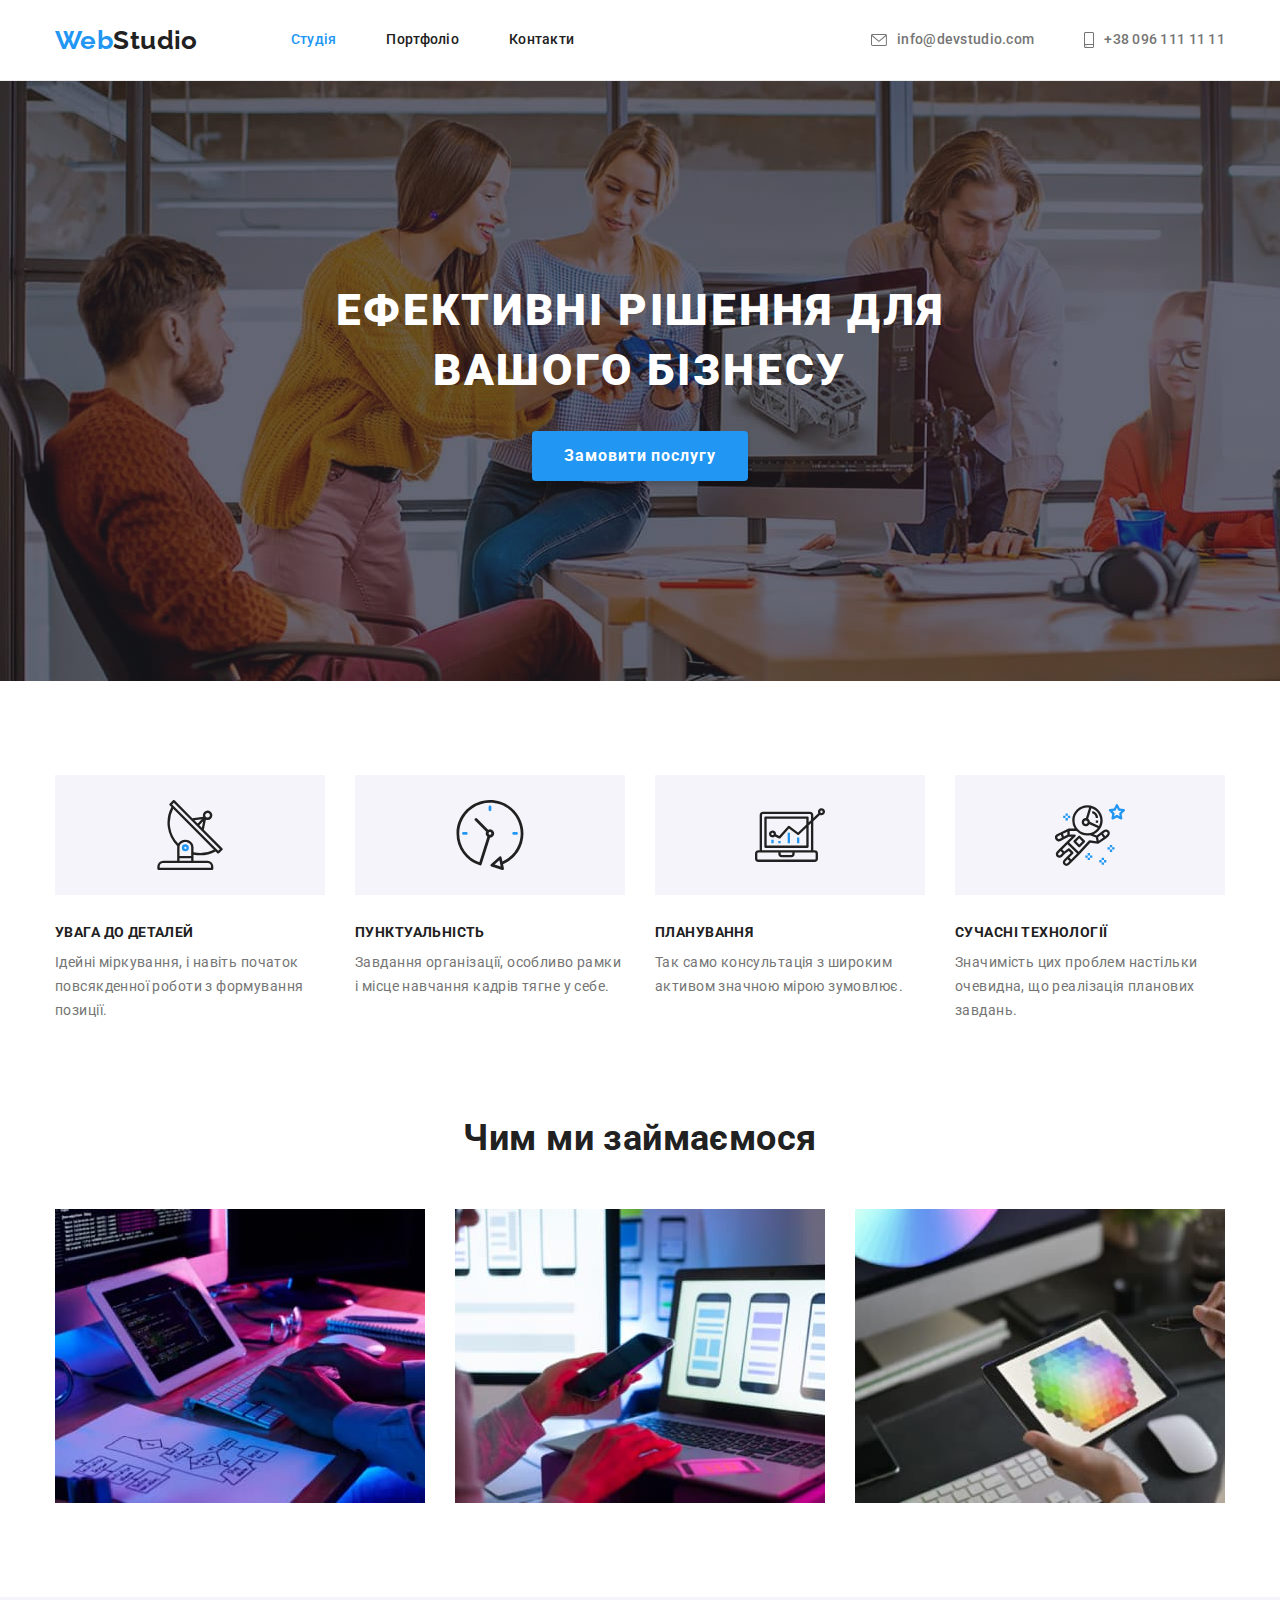
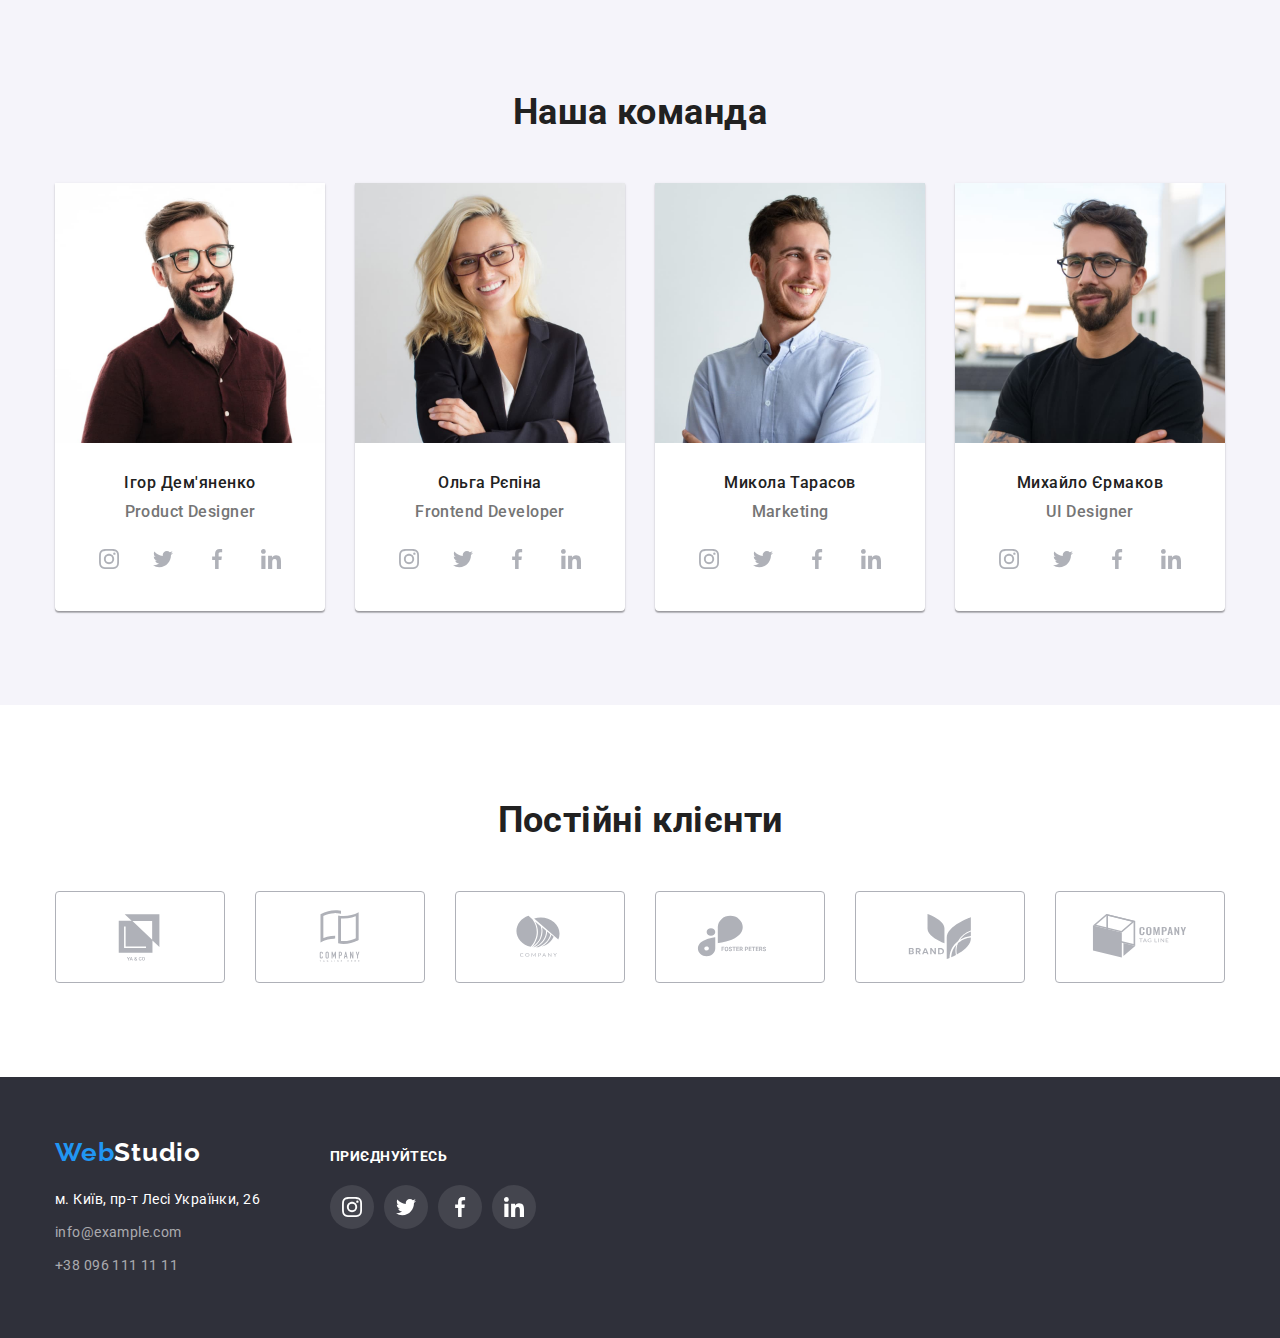
<file: index.html>
<!DOCTYPE html>
<html lang="uk">
  <head>
    <meta charset="UTF-8" />
    <meta http-equiv="X-UA-Compatible" content="IE=edge" />
    <meta name="viewport" content="width=device-width, initial-scale=1.0" />
    <title>Lesson1</title>
    <link
      href="https://fonts.googleapis.com/css2?family=Raleway:wght@700&family=Roboto:wght@400;500;700;900&display=swap"
      rel="stylesheet"
    />
    <link
      rel="stylesheet"
      href="https://cdnjs.cloudflare.com/ajax/libs/modern-normalize/1.0.0/modern-normalize.min.css"
    />
    <link rel="stylesheet" href="./css/styles.css" />
  </head>
  <body>
    <!-- Шапка -->
    <header class="header">
      <div class="container navigation">
        <nav class="navigation">
          <a href="./index.html" class="logo link"><span class="web-logo">Web</span>Studio</a>
          <ul class="site-nav list">
            <li class="item"><a href="./index.html" class="link current">Студія</a></li>
            <li class="item"><a href="./portfolio.html" class="link">Портфоліо</a></li>
            <li class="item"><a href="#address" class="link">Контакти</a></li>
          </ul>
        </nav>
        <ul class="auth-nav list">
          <li class="item">
            <a href="mailto:info@devstudio.com" class="link envelope">
              <svg class="icon-envelope">
                <use href="./images/icons/symbol-defs.svg#icon-envelope"></use>
              </svg>
              info@devstudio.com</a
            >
          </li>
          <li class="item">
            <a href="tel:+380961111111" class="link smartphone">
              <svg class="icon-smartphone">
                <use href="./images/icons/symbol-defs.svg#icon-smartphone"></use>
              </svg>
              +38 096 111 11 11</a
            >
          </li>
        </ul>
      </div>
    </header>
    <!-- Герой -->
    <main>
      <section class="section hero">
        <div class="container">
          <h1 class="title">
            Ефективні рішення для <br />
            вашого бізнесу
          </h1>
          <button type="button" class="btn-hero">Замовити послугу</button>
        </div>
      </section>

      <!-- Преимущества -->
      <section class="section benefits">
        <div class="container">
          <h2 class="visually-hidden">Переваги</h2>
          <ul class="benefits-list list">
            <li class="benefits-item">
              <div class="benefits-icon">
                <svg class="icon-antena" width="70" height="70">
                  <use href="./images/icons/symbol-defs.svg#icon-antenna-1"></use>
                </svg>
              </div>
              <h3 class="title">Увага до деталей</h3>
              <p class="text">
                Ідейні міркування, і навіть початок повсякденної роботи з формування позиції.
              </p>
            </li>
            <li class="benefits-item">
              <div class="benefits-icon">
                <svg class="icon-clock" width="70" height="70">
                  <use href="./images/icons/symbol-defs.svg#icon-clock-1"></use>
                </svg>
              </div>
              <h3 class="title">Пунктуальність</h3>
              <p class="text">
                Завдання організації, особливо рамки і місце навчання кадрів тягне у себе.
              </p>
            </li>
            <li class="benefits-item">
              <div class="benefits-icon">
                <svg class="icon-diagram" width="70" height="70">
                  <use href="./images/icons/symbol-defs.svg#icon-diagram-1"></use>
                </svg>
              </div>
              <h3 class="title">Планування</h3>
              <p class="text">Так само консультація з широким активом значною мірою зумовлює.</p>
            </li>
            <li class="benefits-item">
              <div class="benefits-icon">
                <svg class="icon-astronaut" width="70" height="70">
                  <use href="./images/icons/symbol-defs.svg#icon-astronaut-1"></use>
                </svg>
              </div>
              <h3 class="title">Сучасні технології</h3>
              <p class="text">
                Значимість цих проблем настільки очевидна, що реалізація планових завдань.
              </p>
            </li>
          </ul>
        </div>
      </section>
      <!-- Потрфолио -->
      <section class="section portfolio">
        <div class="container">
          <h2 class="title">Чим ми займаємося</h2>
          <ul class="portfolio-list list">
            <li class="portfolio-item">
              <img class="" src="./images/box/box1.jpg" alt="Написание кода" width="370" />
            </li>
            <li class="portfolio-item">
              <img class="" src="./images/box/box2.jpg" alt="Адаптация приложений" width="370" />
            </li>
            <li class="portfolio-item">
              <img class="" src="./images/box/box3.jpg" alt="Палитра цвета" width="370" />
            </li>
          </ul>
        </div>
      </section>
      <!-- Наша команда -->
      <section class="section team">
        <div class="container">
          <h2 class="title">Наша команда</h2>
          <ul class="team-list list">
            <li class="team-card">
              <img
                class="developer"
                src="./images/team/card1.jpg"
                alt="Участник команды"
                width="270"
              />
              <div class="team-thumb">
                <h3 class="title team-title">Ігор Дем'яненко</h3>
                <p class="team-text">Product Designer</p>
                <ul class="social-list list">
                  <li class="social-item">
                    <a class="social-icons" href="https://www.instagram.com">
                      <svg class="icon-instagram icon">
                        <use href="./images/icons/symbol-defs.svg#icon-instagram-2"></use></svg
                    ></a>
                  </li>
                  <li class="social-item">
                    <a class="social-icons" href="https://twitter.com">
                      <svg class="icon-twitter icon">
                        <use href="./images/icons/symbol-defs.svg#icon-twitter-1"></use></svg
                    ></a>
                  </li>
                  <li class="social-item">
                    <a
                      class="social-icons"
                      href="https://www.facebook.com
                    "
                    >
                      <svg class="icon-facebook icon">
                        <use href="./images/icons/symbol-defs.svg#icon-facebook-1"></use></svg
                    ></a>
                  </li>
                  <li class="social-item">
                    <a
                      class="social-icons"
                      href="https://www.linkedin.com
                    "
                    >
                      <svg class="icon-linkedin icon">
                        <use href="./images/icons/symbol-defs.svg#icon-linkedin-1"></use></svg
                    ></a>
                  </li>
                </ul>
              </div>
            </li>
            <li class="team-card">
              <img
                class="developer"
                src="./images/team/card2.jpg"
                alt="Участник команды"
                width="270"
              />
              <div class="team-thumb">
                <h3 class="title team-title">Ольга Рєпіна</h3>
                <p class="team-text">Frontend Developer</p>
                <ul class="social-list list">
                  <li class="social-item">
                    <a class="social-icons" href="https://www.instagram.com">
                      <svg class="icon-instagram icon">
                        <use href="./images/icons/symbol-defs.svg#icon-instagram-2"></use></svg
                    ></a>
                  </li>
                  <li class="social-item">
                    <a class="social-icons" href="https://twitter.com">
                      <svg class="icon-twitter icon">
                        <use href="./images/icons/symbol-defs.svg#icon-twitter-1"></use></svg
                    ></a>
                  </li>
                  <li class="social-item">
                    <a
                      class="social-icons"
                      href="https://www.facebook.com
                    "
                    >
                      <svg class="icon-facebook icon">
                        <use href="./images/icons/symbol-defs.svg#icon-facebook-1"></use></svg
                    ></a>
                  </li>
                  <li class="social-item">
                    <a
                      class="social-icons"
                      href="https://www.linkedin.com
                    "
                    >
                      <svg class="icon-linkedin icon">
                        <use href="./images/icons/symbol-defs.svg#icon-linkedin-1"></use></svg
                    ></a>
                  </li>
                </ul>
              </div>
            </li>
            <li class="team-card">
              <img
                class="developer"
                src="./images/team/card3.jpg"
                alt="Участник команды"
                width="270"
              />
              <div class="team-thumb">
                <h3 class="title team-title">Микола Тарасов</h3>
                <p class="team-text">Marketing</p>
                <ul class="social-list list">
                  <li class="social-item">
                    <a class="social-icons" href="https://www.instagram.com">
                      <svg class="icon-instagram icon">
                        <use href="./images/icons/symbol-defs.svg#icon-instagram-2"></use></svg
                    ></a>
                  </li>
                  <li class="social-item">
                    <a class="social-icons" href="https://twitter.com">
                      <svg class="icon-twitter icon">
                        <use href="./images/icons/symbol-defs.svg#icon-twitter-1"></use></svg
                    ></a>
                  </li>
                  <li class="social-item">
                    <a
                      class="social-icons"
                      href="https://www.facebook.com
                    "
                    >
                      <svg class="icon-facebook icon">
                        <use href="./images/icons/symbol-defs.svg#icon-facebook-1"></use></svg
                    ></a>
                  </li>
                  <li class="social-item">
                    <a
                      class="social-icons"
                      href="https://www.linkedin.com
                    "
                    >
                      <svg class="icon-linkedin icon">
                        <use href="./images/icons/symbol-defs.svg#icon-linkedin-1"></use></svg
                    ></a>
                  </li>
                </ul>
              </div>
            </li>
            <li class="team-card">
              <img
                class="developer"
                src="./images/team/card4.jpg"
                alt="Участник команды"
                width="270"
              />
              <div class="team-thumb">
                <h3 class="title team-title">Михайло Єрмаков</h3>
                <p class="team-text">UI Designer</p>
                <ul class="social-list list">
                  <li class="social-item">
                    <a class="social-icons" href="https://www.instagram.com">
                      <svg class="icon-instagram icon">
                        <use href="./images/icons/symbol-defs.svg#icon-instagram-2"></use></svg
                    ></a>
                  </li>
                  <li class="social-item">
                    <a class="social-icons" href="https://twitter.com">
                      <svg class="icon-twitter icon">
                        <use href="./images/icons/symbol-defs.svg#icon-twitter-1"></use></svg
                    ></a>
                  </li>
                  <li class="social-item">
                    <a
                      class="social-icons"
                      href="https://www.facebook.com
                    "
                    >
                      <svg class="icon-facebook icon">
                        <use href="./images/icons/symbol-defs.svg#icon-facebook-1"></use></svg
                    ></a>
                  </li>
                  <li class="social-item">
                    <a
                      class="social-icons"
                      href="https://www.linkedin.com
                    "
                    >
                      <svg class="icon-linkedin icon">
                        <use href="./images/icons/symbol-defs.svg#icon-linkedin-1"></use></svg
                    ></a>
                  </li>
                </ul>
              </div>
            </li>
          </ul>
        </div>
      </section>
      <!-- Client -->
      <section class="section client">
        <div class="container">
          <h2 class="title">Постійні клієнти</h2>
          <ul class="list client-list">
            <li class="client-item">
              <a href="" class="client-link">
                <svg class="icon-client">
                  <use href="./images/icons/symbol-defs.svg#icon-client1"></use>
                </svg>
              </a>
            </li>
            <li class="client-item">
              <a href="" class="client-link">
                <svg class="icon-client">
                  <use href="./images/icons/symbol-defs.svg#icon-client2"></use>
                </svg>
              </a>
            </li>
            <li class="client-item">
              <a href="" class="client-link">
                <svg class="icon-client">
                  <use href="./images/icons/symbol-defs.svg#icon-client3"></use>
                </svg>
              </a>
            </li>
            <li class="client-item">
              <a href="" class="client-link">
                <svg class="icon-client">
                  <use href="./images/icons/symbol-defs.svg#icon-client4"></use>
                </svg>
              </a>
            </li>
            <li class="client-item">
              <a href="" class="client-link">
                <svg class="icon-client">
                  <use href="./images/icons/symbol-defs.svg#icon-client5"></use>
                </svg>
              </a>
            </li>
            <li class="client-item">
              <a href="" class="client-link">
                <svg class="icon-client">
                  <use href="./images/icons/symbol-defs.svg#icon-client6"></use>
                </svg>
              </a>
            </li>
          </ul>
        </div>
      </section>
    </main>
    <footer class="footer">
      <div class="container footer-nav">
        <div class="address-box">
          <a href="./index.html" class="footer-logo link"
            ><span class="web-logo">Web</span>Studio</a
          >
          <address class="address">
            <ul class="address-list list">
              <li class="address-item">
                <a
                  class="map link"
                  href="https://goo.gl/maps/ci379aUkoaBw7qT8A"
                  target="_blank"
                  rel="noreferrer noopener nofollow "
                  >м. Київ, пр-т Лесі Українки, 26</a
                >
              </li>
              <li class="address-item">
                <a class="link" href="mailto:info@example.com">info@example.com</a>
              </li>
              <li class="address-item">
                <a class="link" href="tel:+380961111111">+38 096 111 11 11</a>
              </li>
            </ul>
          </address>
        </div>

        <div class="connect">
          <h2 class="connect-title">Приєднуйтесь</h2>
          <ul class="social-list list">
            <li class="social-item">
              <a class="social-icons connect-icon" href="https://www.instagram.com">
                <svg class="icon-instagram icon">
                  <use href="./images/icons/symbol-defs.svg#icon-instagram-2"></use></svg
              ></a>
            </li>
            <li class="social-item">
              <a class="social-icons connect-icon" href="https://twitter.com">
                <svg class="icon-twitter icon">
                  <use href="./images/icons/symbol-defs.svg#icon-twitter-1"></use></svg
              ></a>
            </li>
            <li class="social-item">
              <a
                class="social-icons connect-icon"
                href="https://www.facebook.com
              "
              >
                <svg class="icon-facebook icon">
                  <use href="./images/icons/symbol-defs.svg#icon-facebook-1"></use></svg
              ></a>
            </li>
            <li class="social-item">
              <a
                class="social-icons connect-icon"
                href="https://www.linkedin.com
              "
              >
                <svg class="icon-linkedin icon">
                  <use href="./images/icons/symbol-defs.svg#icon-linkedin-1"></use></svg
              ></a>
            </li>
          </ul>
        </div>
      </div>
    </footer>
  </body>
</html>
</file>
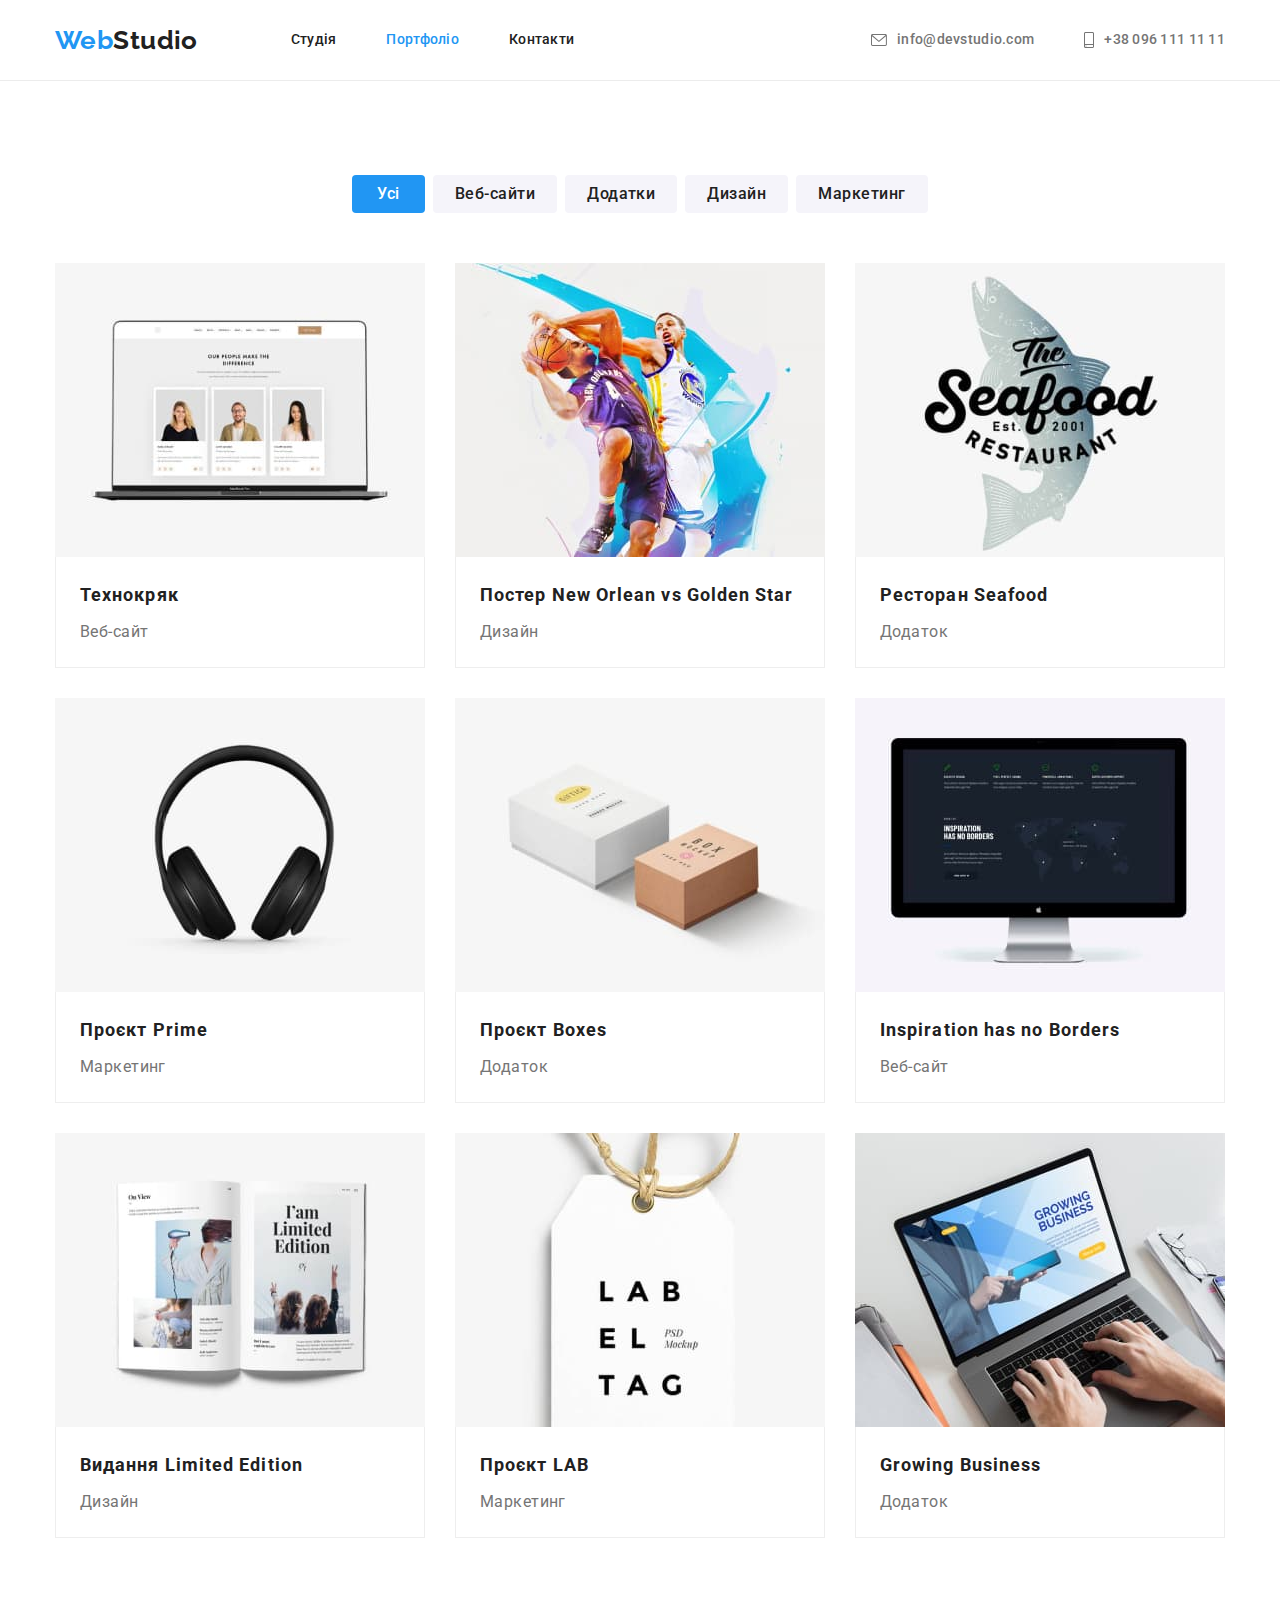
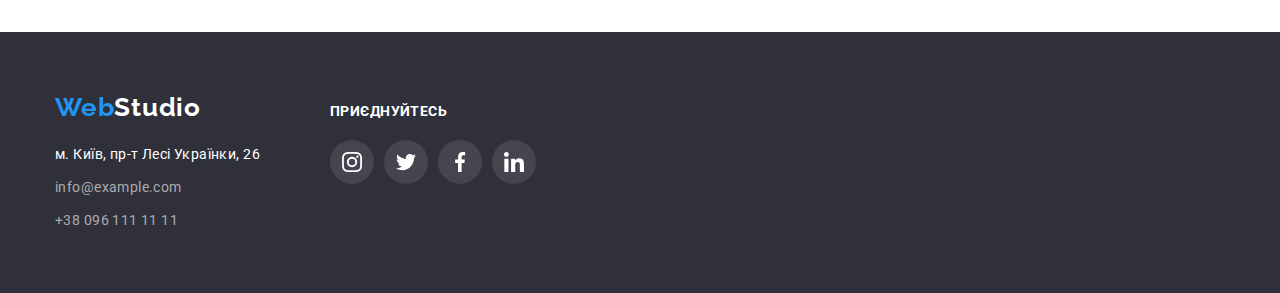
<file: portfolio.html>
<!DOCTYPE html>
<html lang="uk">
  <head>
    <meta charset="UTF-8" />
    <meta http-equiv="X-UA-Compatible" content="IE=edge" />
    <meta name="viewport" content="width=device-width, initial-scale=1.0" />
    <title>Lesson1</title>
    <link
      href="https://fonts.googleapis.com/css2?family=Raleway:wght@700&family=Roboto:wght@400;500;700;900&display=swap"
      rel="stylesheet"
    />
    <link
      rel="stylesheet"
      href="https://cdnjs.cloudflare.com/ajax/libs/modern-normalize/1.0.0/modern-normalize.min.css"
    />
    <link rel="stylesheet" href="./css/styles.css" />
  </head>
  <body>
    <!-- Шапка -->
    <header class="header">
      <div class="container navigation">
        <nav class="navigation">
          <a href="./index.html" class="logo link"><span class="web-logo">Web</span>Studio</a>
          <ul class="site-nav list">
            <li class="item"><a href="./index.html" class="link">Студія</a></li>
            <li class="item"><a href="./portfolio.html" class="link current">Портфоліо</a></li>
            <li class="item"><a href="#address" class="link">Контакти</a></li>
          </ul>
        </nav>
        <ul class="auth-nav list">
          <li class="item">
            <a href="mailto:info@devstudio.com" class="link envelope">
              <svg class="icon-envelope">
                <use href="./images/icons/symbol-defs.svg#icon-envelope"></use>
              </svg>
              info@devstudio.com</a
            >
          </li>
          <li class="item">
            <a href="tel:+380961111111" class="link smartphone">
              <svg class="icon-smartphone">
                <use href="./images/icons/symbol-defs.svg#icon-smartphone"></use>
              </svg>
              +38 096 111 11 11</a
            >
          </li>
        </ul>
      </div>
    </header>

    <main>
      <section class="section">
        <div class="container">
          <h1 class="visually-hidden">Наші проекти</h1>
          <ul class="filter list">
            <li class="filter-item">
              <button type="button" class="btn-filter current-color btn-active">Усі</button>
            </li>
            <li class="filter-item">
              <button type="button" class="btn-filter">Веб-сайти</button>
            </li>
            <li class="filter-item">
              <button type="button" class="btn-filter">Додатки</button>
            </li>
            <li class="filter-item">
              <button type="button" class="btn-filter">Дизайн</button>
            </li>
            <li class="filter-item">
              <button type="button" class="btn-filter">Маркетинг</button>
            </li>
          </ul>
          <ul class="projects list">
            <li class="project-card">
              <a href="#" class="link project-link"
                ><img
                  class="wiev"
                  src="./images/portfolio/portfolioimg1.jpg"
                  alt="ноутбук"
                  width="370"
                />
                <div class="project-thumb">
                  <h2 class="title">Технокряк</h2>
                  <p class="desc">Веб-сайт</p>
                </div>
              </a>
            </li>
            <li class="project-card">
              <a href="#" class="link project-link">
                <img
                  class="wiev"
                  src="./images/portfolio/portfolioimg2.jpg"
                  alt="два баскетболісти"
                  width="370"
                />
                <div class="project-thumb">
                  <h2 class="title">Постер New Orlean vs Golden Star</h2>
                  <p class="desc">Дизайн</p>
                </div>
              </a>
            </li>
            <li class="project-card">
              <a href="#" class="link project-link">
                <img
                  class="wiev"
                  src="./images/portfolio/portfolioimg3.jpg"
                  alt="емблема ресторану"
                  width="370"
                />
                <div class="project-thumb">
                  <h2 class="title">Ресторан Seafood</h2>
                  <p class="desc">Додаток</p>
                </div>
              </a>
            </li>
            <li class="project-card">
              <a href="#" class="link project-link">
                <img
                  class="wiev"
                  src="./images/portfolio/portfolioimg4.jpg"
                  alt="навушники"
                  width="370"
                />
                <div class="project-thumb">
                  <h2 class="title">Проєкт Prime</h2>
                  <p class="desc">Маркетинг</p>
                </div>
              </a>
            </li>
            <li class="project-card">
              <a href="#" class="link project-link">
                <img
                  class="wiev"
                  src="./images/portfolio/portfolioimg5.jpg"
                  alt="дві коробки"
                  width="370"
                />
                <div class="project-thumb">
                  <h2 class="title">Проєкт Boxes</h2>
                  <p class="desc">Додаток</p>
                </div>
              </a>
            </li>
            <li class="project-card">
              <a href="#" class="link project-link">
                <img
                  class="wiev"
                  src="./images/portfolio/portfolioimg6.jpg"
                  alt="монітор"
                  width="370"
                />
                <div class="project-thumb">
                  <h2 class="title">Inspiration has no Borders</h2>
                  <p class="desc">Веб-сайт</p>
                </div>
              </a>
            </li>
            <li class="project-card">
              <a href="#" class="link project-link">
                <img
                  class="wiev"
                  src="./images/portfolio/portfolioimg7.jpg"
                  alt="розкрита книга"
                  width="370"
                />
                <div class="project-thumb">
                  <h2 class="title">Видання Limited Edition</h2>
                  <p class="desc">Дизайн</p>
                </div>
              </a>
            </li>
            <li class="project-card">
              <a href="#" class="link project-link">
                <img
                  class="wiev"
                  src="./images/portfolio/portfolioimg8.jpg"
                  alt="Бірка"
                  width="370"
                />
                <div class="project-thumb">
                  <h2 class="title">Проєкт LAB</h2>
                  <p class="desc">Маркетинг</p>
                </div>
              </a>
            </li>
            <li class="project-card">
              <a href="#" class="link project-link">
                <img
                  class="wiev"
                  src="./images/portfolio/portfolioimg9.jpg"
                  alt="Робота за ноутбуком"
                  width="370"
                />
                <div class="project-thumb">
                  <h2 class="title">Growing Business</h2>
                  <p class="desc">Додаток</p>
                </div>
              </a>
            </li>
          </ul>
        </div>
      </section>
    </main>
    <footer class="footer">
      <div class="container footer-nav">
        <div class="address-box">
          <a href="./index.html" class="footer-logo link"
            ><span class="web-logo">Web</span>Studio</a
          >
          <address class="address">
            <ul class="address-list list">
              <li class="address-item">
                <a
                  class="map link"
                  href="https://goo.gl/maps/ci379aUkoaBw7qT8A"
                  target="_blank"
                  rel="noreferrer noopener nofollow "
                  >м. Київ, пр-т Лесі Українки, 26</a
                >
              </li>
              <li class="address-item">
                <a class="link" href="mailto:info@example.com">info@example.com</a>
              </li>
              <li class="address-item">
                <a class="link" href="tel:+380961111111">+38 096 111 11 11</a>
              </li>
            </ul>
          </address>
        </div>

        <div class="connect">
          <h2 class="connect-title">Приєднуйтесь</h2>
          <ul class="social-list list">
            <li class="social-item">
              <a class="social-icons connect-icon" href="https://www.instagram.com">
                <svg class="icon-instagram icon">
                  <use href="./images/icons/symbol-defs.svg#icon-instagram-2"></use></svg
              ></a>
            </li>
            <li class="social-item">
              <a class="social-icons connect-icon" href="https://twitter.com">
                <svg class="icon-twitter icon">
                  <use href="./images/icons/symbol-defs.svg#icon-twitter-1"></use></svg
              ></a>
            </li>
            <li class="social-item">
              <a
                class="social-icons connect-icon"
                href="https://www.facebook.com
              "
              >
                <svg class="icon-facebook icon">
                  <use href="./images/icons/symbol-defs.svg#icon-facebook-1"></use></svg
              ></a>
            </li>
            <li class="social-item">
              <a
                class="social-icons connect-icon"
                href="https://www.linkedin.com
              "
              >
                <svg class="icon-linkedin icon">
                  <use href="./images/icons/symbol-defs.svg#icon-linkedin-1"></use></svg
              ></a>
            </li>
          </ul>
        </div>
      </div>
    </footer>
  </body>
</html>
</file>
<file: css/styles.css>
:root {
  --primery-text-color: #757575;
  --title-text-color: #212121;
  --accent-color: #2196f3;
  --secondary-bgc-color: #f5f4fa;
  --bgc-section-color: #2f303a;
  --link-address-color: rgba(255, 255, 255, 0.6);
  --white-color: #ffffff;
  --btn-active-color: #188ce8;
  --bghero-color: rgba(47, 48, 58, 0.4);
}

body {
  font-family: 'Roboto', sans-serif;
  background-color: var(--white-color);
  color: var(--primery-text-color);
  font-size: 14px;
  letter-spacing: 0.03em;
}

h1,
h2,
h3,
h4,
h5,
h6,
p {
  margin: 0;
}

ul {
  margin: 0;
  padding: 0;
}

.list {
  list-style: none;
}

.link {
  text-decoration: none;
}

.container {
  width: 1200px;
  padding-left: 15px;
  padding-right: 15px;
  margin-top: 0;
  margin-bottom: 0;
  margin-left: auto;
  margin-right: auto;
}

.section {
  padding-top: 94px;
  padding-bottom: 94px;
}

/*-- Шапка --*/
.header {
  border-bottom: 1px solid #ececec;
}

.navigation {
  display: flex;
  align-items: center;
  /* justify-content: space-between; */
}

/* Logo */
.web-logo {
  color: var(--accent-color);
}

.logo {
  color: var(--title-text-color);
  font-family: 'Raleway';
  font-weight: 700;
  font-size: 26px;
  line-height: 1.19;
}

/* --Site Nav-- */
.site-nav {
  display: flex;
}

.site-nav.list {
  margin-left: 93px;
}

.site-nav .item+.item {
  margin-left: 50px;
}

.site-nav .link {
  display: block;
  padding-top: 32px;
  padding-bottom: 32px;
  color: var(--title-text-color);

  font-weight: 500;
  line-height: 1.14;
  letter-spacing: 0.02em;
}

.site-nav .link:hover,
.site-nav .link:focus {
  color: var(--accent-color);
}

/* --Auth Nav-- */
.auth-nav {
  display: flex;
}

.auth-nav.list {
  margin-left: auto;
}

.icon-envelope {
  width: 16px;
  height: 12px;
  margin-right: 10px;
  fill: currentColor;
}

.icon-envelope:hover {
  fill: var(--accent-color);
}

.auth-nav .link {
  display: block;
  padding-top: 20px;
  padding-bottom: 20px;
}

.auth-nav .item+.item {
  margin-left: 50px;
}

.auth-nav .link {
  color: var(--primery-text-color);

  font-weight: 500;
  line-height: 1.14;
  letter-spacing: 0.02em;
}

.link.envelope {
  display: flex;
  align-items: center;
}

.icon-smartphone {
  width: 10px;
  height: 16px;
  margin-right: 10px;
  fill: currentColor;
}

.icon-smartphone:hover {
  fill: var(--accent-color);
}

.link.smartphone {
  display: flex;
  align-items: center;
}

.auth-nav .link:hover,
.auth-nav .link:focus {
  color: var(--accent-color);
}

/* --Hero-- */
.hero {
  text-align: center;
  padding: 200px 0;
  max-width: 1600px;
  height: 600px;
  margin-left: auto;
  margin-right: auto;
  
  background-image: linear-gradient(rgba(47, 48, 58, 0.4), rgba(47, 48, 58, 0.4)),
      url('../images/background/bghero.jpg');
  background-color: #c4c4c4;
}

.hero .title {
  color: var(--white-color);
  max-width: 696px;
  font-weight: 900;
  font-size: 44px;
  line-height: 1.36;
  letter-spacing: 0.06em;
  text-transform: uppercase;
  margin: 0 auto 30px auto;
}

.title {
  color: var(--title-text-color);
}

.btn-hero {
  color: var(--white-color);
  background-color: var(--accent-color);
  font-weight: 700;
  font-size: 16px;
  line-height: 1.88;
  letter-spacing: 0.06em;
  border: none;
  cursor: pointer;

  padding: 10px 32px;
  border-radius: 4px;
  box-shadow: 0px 4px 4px rgba(0, 0, 0, 0.15);
}

.btn-hero:hover,
.btn-hero:focus {
  background-color: var(--btn-active-color);
}

/* --Benefits-- */
.visually-hidden {
  position: absolute;
  white-space: nowrap;
  width: 1px;
  height: 1px;
  overflow: hidden;
  border: 0;
  padding: 0;
  clip: rect(0 0 0 0);
  clip-path: inset(50%);
  margin: -1px;
}

.benefits .title {
  font-weight: 700;
  font-size: 14px;
  line-height: 1.14;
  text-transform: uppercase;
  margin-bottom: 10px;
}

.benefits .text {
  line-height: 1.71;
}

.benefits-list {
  display: flex;
  justify-content: space-between;
}

.benefits-item {
  width: 270px;
}

.benefits-icon {
  width: 270px;
  height: 120px;
  background-color: var(--secondary-bgc-color);
  margin-bottom: 30px;
  display: flex;
  align-items: center;
  justify-content: center;
}


/* .benefits-item + .benefits-item {
  margin-left: 30px;
} */

/* --Portfolio-- */

.section.portfolio {
  padding-top: 0;
}

.portfolio-list {
  display: flex;
  justify-content: space-between;
}

.portfolio-item {
  display: flex;
}

.portfolio .title {
  font-weight: 700;
  font-size: 36px;
  line-height: 1.17;
  text-align: center;
  margin-bottom: 50px;
}

/* --Team-- */
.team {
  background-color: var(--secondary-bgc-color);
}

.team-list {
  display: flex;
  justify-content: space-between;
}

.team .developer {
  display: block;
}

.team-card {
  background-color: var(--white-color);
  box-shadow: 0px 1px 3px rgba(0, 0, 0, 0.12), 0px 1px 1px rgba(0, 0, 0, 0.14),
    0px 2px 1px rgba(0, 0, 0, 0.2);
  border-radius: 0px 0px 4px 4px;
}

.team .title {
  font-weight: 700;
  font-size: 36px;
  line-height: 1.17;
  text-align: center;
  margin-bottom: 50px;
}

.team .team-title {
  font-weight: 500;
  font-size: 16px;
  line-height: 1.19;

  text-align: center;
  letter-spacing: 0.03em;
  margin-bottom: 10px;
}

.team-text {
  font-weight: 500;
  font-size: 16px;
  line-height: 19px;
  text-align: center;
  margin-bottom: 16px;
}

.team-thumb {
  padding: 30px 0;
}

.social-list {
  display: flex;
  justify-content: center;
}

.social-item+.social-item {
  margin-left: 10px;
}

.social-icons {
  display: flex;
  align-items: center;
  justify-content: center;
  width: 44px;
  height: 44px;
  border-radius: 50%;
  cursor: pointer;
  color: #afb1b8;

}

.social-icons:hover,
.social-icons:focus {
  background-color: var(--accent-color);
  color: var(--white-color);
}

.icon {
  width: 20px;
  height: 20px;
  fill: currentColor;

}

/* --Client-- */
.client .title {
  font-size: 36px;
  line-height: 1.17;
  text-align: center;
  margin-bottom: 50px;
}

.client-list {
  display: flex;
}

.client-item+.client-item {
  margin-left: 30px;
}

.client-link {
  display: flex;
  align-items: center;
  justify-content: center;
  width: 170px;
  height: 92px;
  border: 1px solid;
  border-radius: 4px;
  color: #afb1b8;
}

.icon-client {
 
  width: 106px;
  height: 60px;
  fill: currentColor;
}

.client-link:hover,
.client-link:focus {
  color: var(--accent-color);
}




/* --Footer-- */
.footer {
  background-color: var(--bgc-section-color);
}

.footer {
  padding: 60px 0px;
}

.footer-nav {
  display: flex;
  align-items: baseline;
}

/* .footer-logo {
  color: var(--white-color);
}
.map-link {
  color: var(--white-color);
} */
.footer-logo {
  display: inline-block;
  color: var(--white-color);
  font-style: normal;
  font-family: 'Raleway';

  font-weight: 700;
  font-size: 26px;
  line-height: 31px;
  letter-spacing: 0.03em;
  margin-bottom: 20px;
}

.address-item+.address-item {
  margin-top: 9px;
}

.map.link:hover,
.map.link:focus {
  color: var(--accent-color);
}

.address .link:hover,
.address .link:focus {
  color: var(--accent-color);
}

.address .link {
  color: var(--link-address-color);
  font-style: normal;
}

.map.link {
  color: var(--white-color);
}

.address .list {
  line-height: 1.71;
}

.site-nav .current {
  color: var(--accent-color);
}

/* --Connect-- */
.connect {
  margin-left: 70px;
}

.connect-icon {
  background: rgba(255, 255, 255, 0.1);
  color: var(--white-color);
}


.connect-title {
  font-size: 14px;
  line-height: 1.14;
  text-transform: uppercase;
  color: var(--white-color);
  margin-bottom: 20px;


}

/* .social-list.list {
display: flex;
} */

/* PORTFOLIO HTML */
.btn-filter.current-color {
  background-color: var(--accent-color);
  color: var(--white-color);
}

.btn-filter {
  color: var(--title-text-color);
  background-color: var(--secondary-bgc-color);
  font-family: 'Roboto';
  font-weight: 500;

  font-size: 16px;
  line-height: 1.62;
  letter-spacing: 0.03em;
  text-align: center;
  border: none;
  border-radius: 4px;
}

.btn-filter:hover,
.btn-filter:focus {
  color: var(--white-color);
  background-color: var(--accent-color);
  cursor: pointer;
  box-shadow: 0px 3px 1px rgba(0, 0, 0, 0.1), 0px 1px 2px rgba(0, 0, 0, 0.08),
    0px 2px 2px rgba(0, 0, 0, 0.12);
  border-radius: 4px;
}

.btn-filter:active {
  background-color: var(--btn-active-color);
  filter: drop-shadow(0px 4px 4px rgba(0, 0, 0, 0.25));
}

.filter.list {
  display: flex;
  justify-content: center;
  margin-bottom: 50px;
}

.filter-item+.filter-item {
  margin-left: 8px;
}

.btn-filter {
  padding: 6px 22px;
}

.btn-active {
  padding: 6px 25px;
}

/* --Project-- */
.projects .title {
  font-size: 18px;
  line-height: 2;
  letter-spacing: 0.06em;
}

.projects.list {
  display: flex;
  flex-wrap: wrap;
  gap: 30px;
}

.project-card {
  flex-basis: calc((100% - 2 * 30px) / 3);
}
.project-link {
  display: block;
}
.project-link:hover, 
.project-link:focus {
  box-shadow: 0px 1px 1px rgba(0, 0, 0, 0.12), 0px 4px 4px rgba(0, 0, 0, 0.06), 1px 4px 6px rgba(0, 0, 0, 0.16);
}

/* .project-card {
  width: calc((100% - 2 * 30px) / 3);
  margin-right: 30px;
  margin-bottom: 30px;
}
.project-card:nth-child(3n) {
  margin-right: 0;
}
.project-card:nth-last-child(-n + 3) {
  margin-bottom: 0;
} */
.project-card .wiev {
  display: block;
}

.project-thumb {
  padding: 20px 24px;
  border-right: 1px solid #eeeeee;
  border-bottom: 1px solid #eeeeee;
  border-left: 1px solid #eeeeee;
}

.project-thumb .title {
  margin-bottom: 4px;
}

/* .project-card {
  border: 1px solid #eeeeee;
} */

.desc {
  color: var(--primery-text-color);
  font-size: 16px;
  line-height: 1.88;
}
</file>
